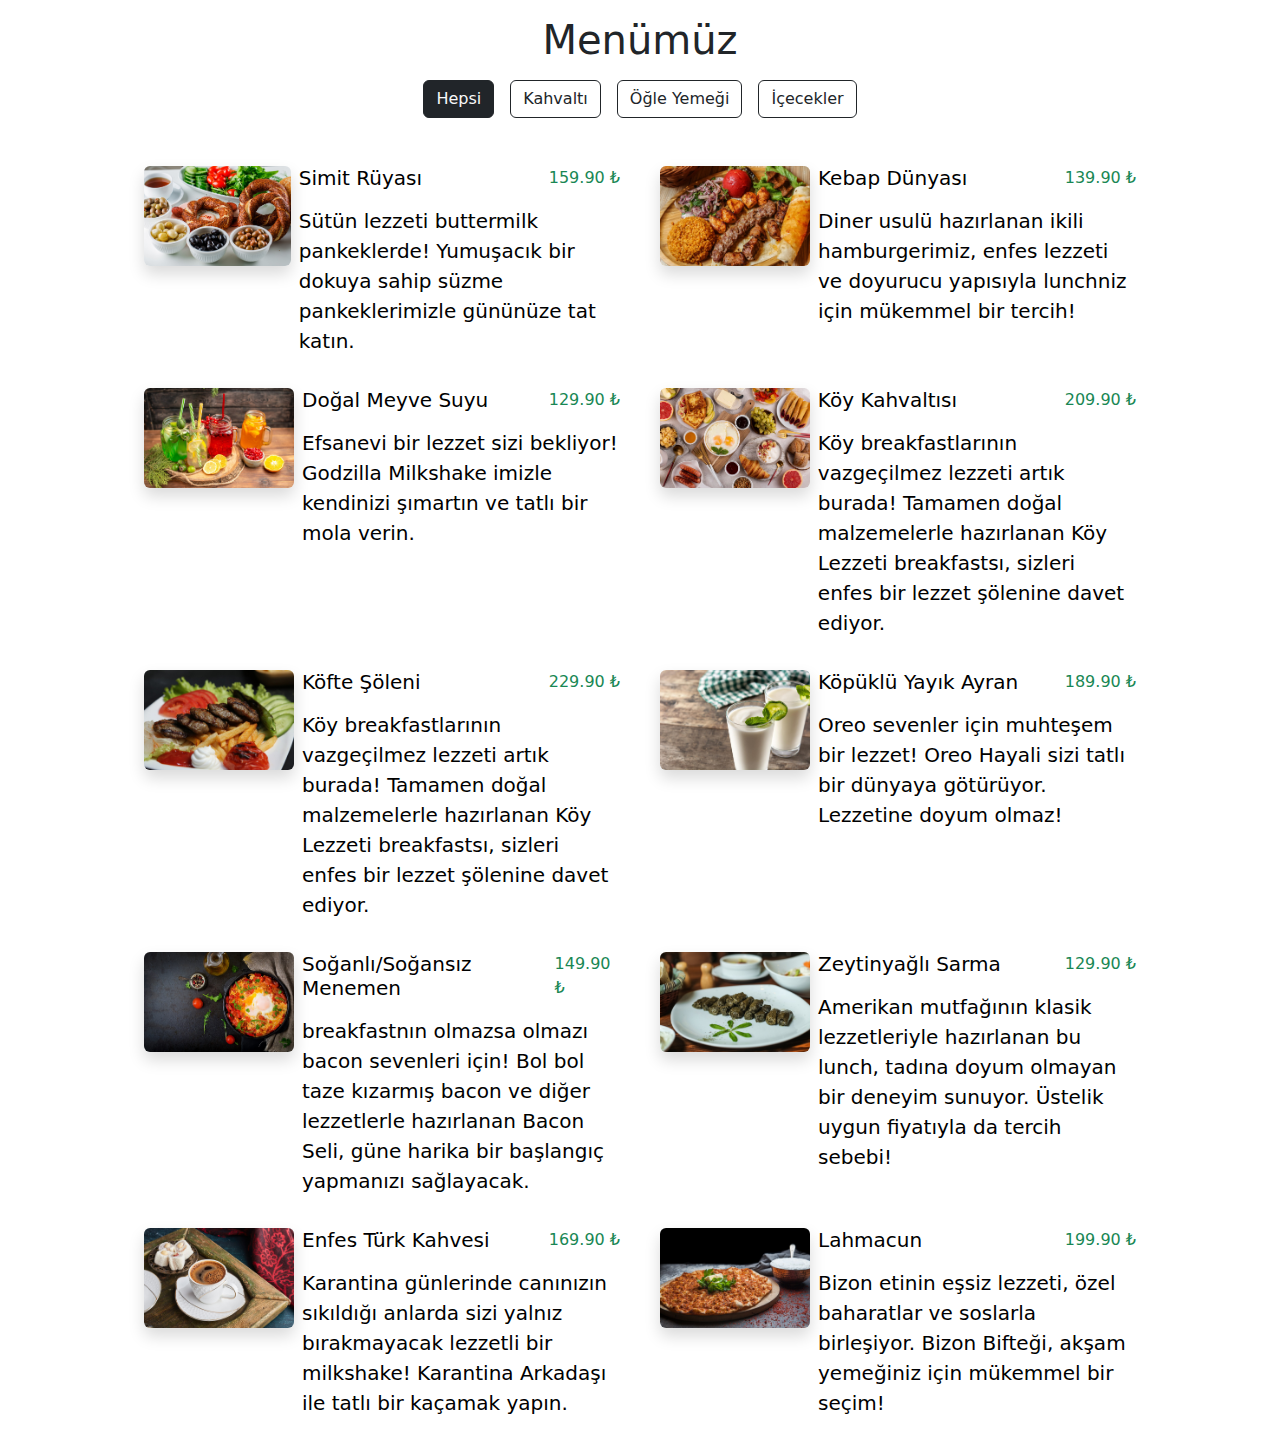
<file: index.html>
<!DOCTYPE html>
<html lang="en">
  <head>
    <meta charset="UTF-8" />
    <meta name="viewport" content="width=device-width, initial-scale=1.0" />
    <title>Menu Website</title>
    <!-- css -->
    <link rel="stylesheet" href="style.css" />

    <!-- bs-css -->
    <link
      href="https://cdn.jsdelivr.net/npm/bootstrap@5.3.3/dist/css/bootstrap.min.css"
      rel="stylesheet"
      integrity="sha384-QWTKZyjpPEjISv5WaRU9OFeRpok6YctnYmDr5pNlyT2bRjXh0JMhjY6hW+ALEwIH"
      crossorigin="anonymous"
    />
  </head>
  <body>
    <!-- top-area -->
    <h1 class="text-center mt-3">Menümüz</h1>
    <!-- buttons -->
    <div
      class="d-flex justify-content-center gap-3 mt-3 align-items-center"
      id="buttons-area"
    ></div>

    <!-- menu-area -->
    <div class="row justify-content-center gap-3 mt-5" id="menu-area">
      <a
        href="productDetail.html?id=2"
        class="text-decoration-none text-black d-flex flex-column flex-md-row gap-2"
        id="card"
      >
        <img src="./images/item-2.jpeg" class="rounded shadow" />
        <div>
          <div class="d-flex justify-content-between">
            <h5>Diner ikili hamburger</h5>
            <p class="text-success">209.85 ₺</p>
          </div>
          <p class="lead">
            Diner usulü hazırlanan ikili hamburgerimiz, enfes lezzeti ve
            doyurucu yapısıyla lunchniz için mükemmel bir tercih!
          </p>
        </div>
      </a>
      <a
        href="productDetail.html?id=2"
        class="text-decoration-none text-black d-flex flex-column flex-md-row gap-2"
        id="card"
      >
        <img src="./images/item-2.jpeg" class="rounded shadow" />
        <div>
          <div>
            <h5>Diner ikili hamburger</h5>
            <p>209.85 ₺</p>
          </div>
          <p>
            Diner usulü hazırlanan ikili hamburgerimiz, enfes lezzeti ve
            doyurucu yapısıyla lunchniz için mükemmel bir tercih!
          </p>
        </div>
      </a>
      <a
        href="productDetail.html?id=2"
        class="text-decoration-none text-black d-flex flex-column flex-md-row gap-2"
        id="card"
      >
        <img src="./images/item-2.jpeg" class="rounded shadow" />
        <div>
          <div>
            <h5>Diner ikili hamburger</h5>
            <p>209.85 ₺</p>
          </div>
          <p>
            Diner usulü hazırlanan ikili hamburgerimiz, enfes lezzeti ve
            doyurucu yapısıyla lunchniz için mükemmel bir tercih!
          </p>
        </div>
      </a>

      <a
        href="productDetail.html?id=2"
        class="text-decoration-none text-black d-flex flex-column flex-md-row gap-2"
        id="card"
      >
        <img src="./images/item-2.jpeg" class="rounded shadow" />
        <div>
          <div>
            <h5>Diner ikili hamburger</h5>
            <p>209.85 ₺</p>
          </div>
          <p>
            Diner usulü hazırlanan ikili hamburgerimiz, enfes lezzeti ve
            doyurucu yapısıyla lunchniz için mükemmel bir tercih!
          </p>
        </div>
      </a>
      <a
        href="productDetail.html?id=2"
        class="text-decoration-none text-black d-flex flex-column flex-md-row gap-2"
        id="card"
      >
        <img src="./images/item-2.jpeg" class="rounded shadow" />
        <div>
          <div>
            <h5>Diner ikili hamburger</h5>
            <p>209.85 ₺</p>
          </div>
          <p>
            Diner usulü hazırlanan ikili hamburgerimiz, enfes lezzeti ve
            doyurucu yapısıyla lunchniz için mükemmel bir tercih!
          </p>
        </div>
      </a>
    </div>

    <script src="main.js" type="module"></script>
    <!-- bs-js -->
    <script
      src="https://cdn.jsdelivr.net/npm/bootstrap@5.3.3/dist/js/bootstrap.bundle.min.js"
      integrity="sha384-YvpcrYf0tY3lHB60NNkmXc5s9fDVZLESaAA55NDzOxhy9GkcIdslK1eN7N6jIeHz"
      crossorigin="anonymous"
    ></script>
  </body>
</html>
</file>
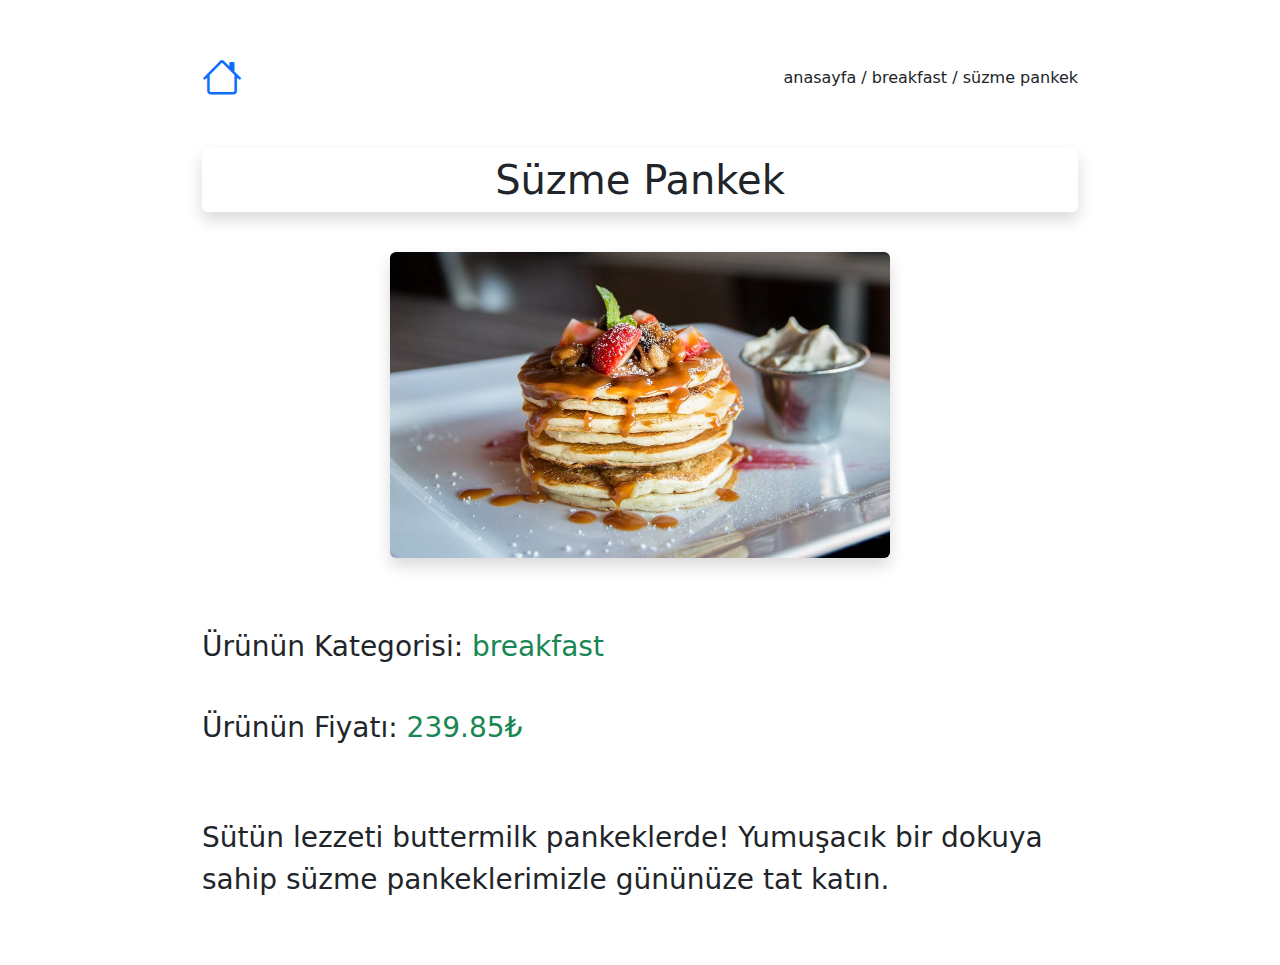
<file: productDetail.html>
<!DOCTYPE html>
<html lang="en">
  <head>
    <meta charset="UTF-8" />
    <meta name="viewport" content="width=device-width, initial-scale=1.0" />
    <title>Ürün Detay</title>
    <!-- css -->
    <link rel="stylesheet" href="style.css" />

    <!-- bs-css -->
    <link
      href="https://cdn.jsdelivr.net/npm/bootstrap@5.3.3/dist/css/bootstrap.min.css"
      rel="stylesheet"
      integrity="sha384-QWTKZyjpPEjISv5WaRU9OFeRpok6YctnYmDr5pNlyT2bRjXh0JMhjY6hW+ALEwIH"
      crossorigin="anonymous"
    />
    <!-- bs icon -->
    <link
      rel="stylesheet"
      href="https://cdn.jsdelivr.net/npm/bootstrap-icons@1.11.3/font/bootstrap-icons.min.css"
    />
  </head>
  <body>
    <div
      style="max-width: 900px"
      id="outlet"
      class="container my-5 d-flex flex-column gap-4"
    >
      <div class="d-flex justify-content-between align-items-center">
        <a href="/"><i class="bi bi-house fs-1"></i> </a>
        <div>anasayfa / breakfast / süzme pankek</div>
      </div>
      <h1 class="text-center my-3 shadow p-2 rounded">Süzme Pankek</h1>
      <div class="d-flex align-items-center justify-content-center">
        <img
          src="./images/item-1.jpeg"
          style="max-width: 500px"
          class="img-fluid shadow rounded"
        />
      </div>
      <div>
        <h3 class="my-5">
          Ürünün Kategorisi: <span class="text-success">breakfast</span>
        </h3>
        <h3 class="my-5">
          Ürünün Fiyatı: <span class="text-success">239.85₺</span>
        </h3>
      </div>
      <p class="lead fs-3">
        Sütün lezzeti buttermilk pankeklerde! Yumuşacık bir dokuya sahip süzme
        pankeklerimizle gününüze tat katın.
      </p>
    </div>
    <script src="./js/details.js" type="module"></script>
  </body>
</html>
</file>
<file: style.css>
* {
    margin: 0;
    padding: 0;
    box-sizing: border-box;
  }
  #card {
    max-width: 500px;
  }
  #card img {
    width: 150px;
    height: 100px;
  }
  @media (max-width: 760px) {
    #card {
      max-width: 400px;
    }
    #card img {
      width: 100%;
      height: 240px;
    }
  }
</file>
